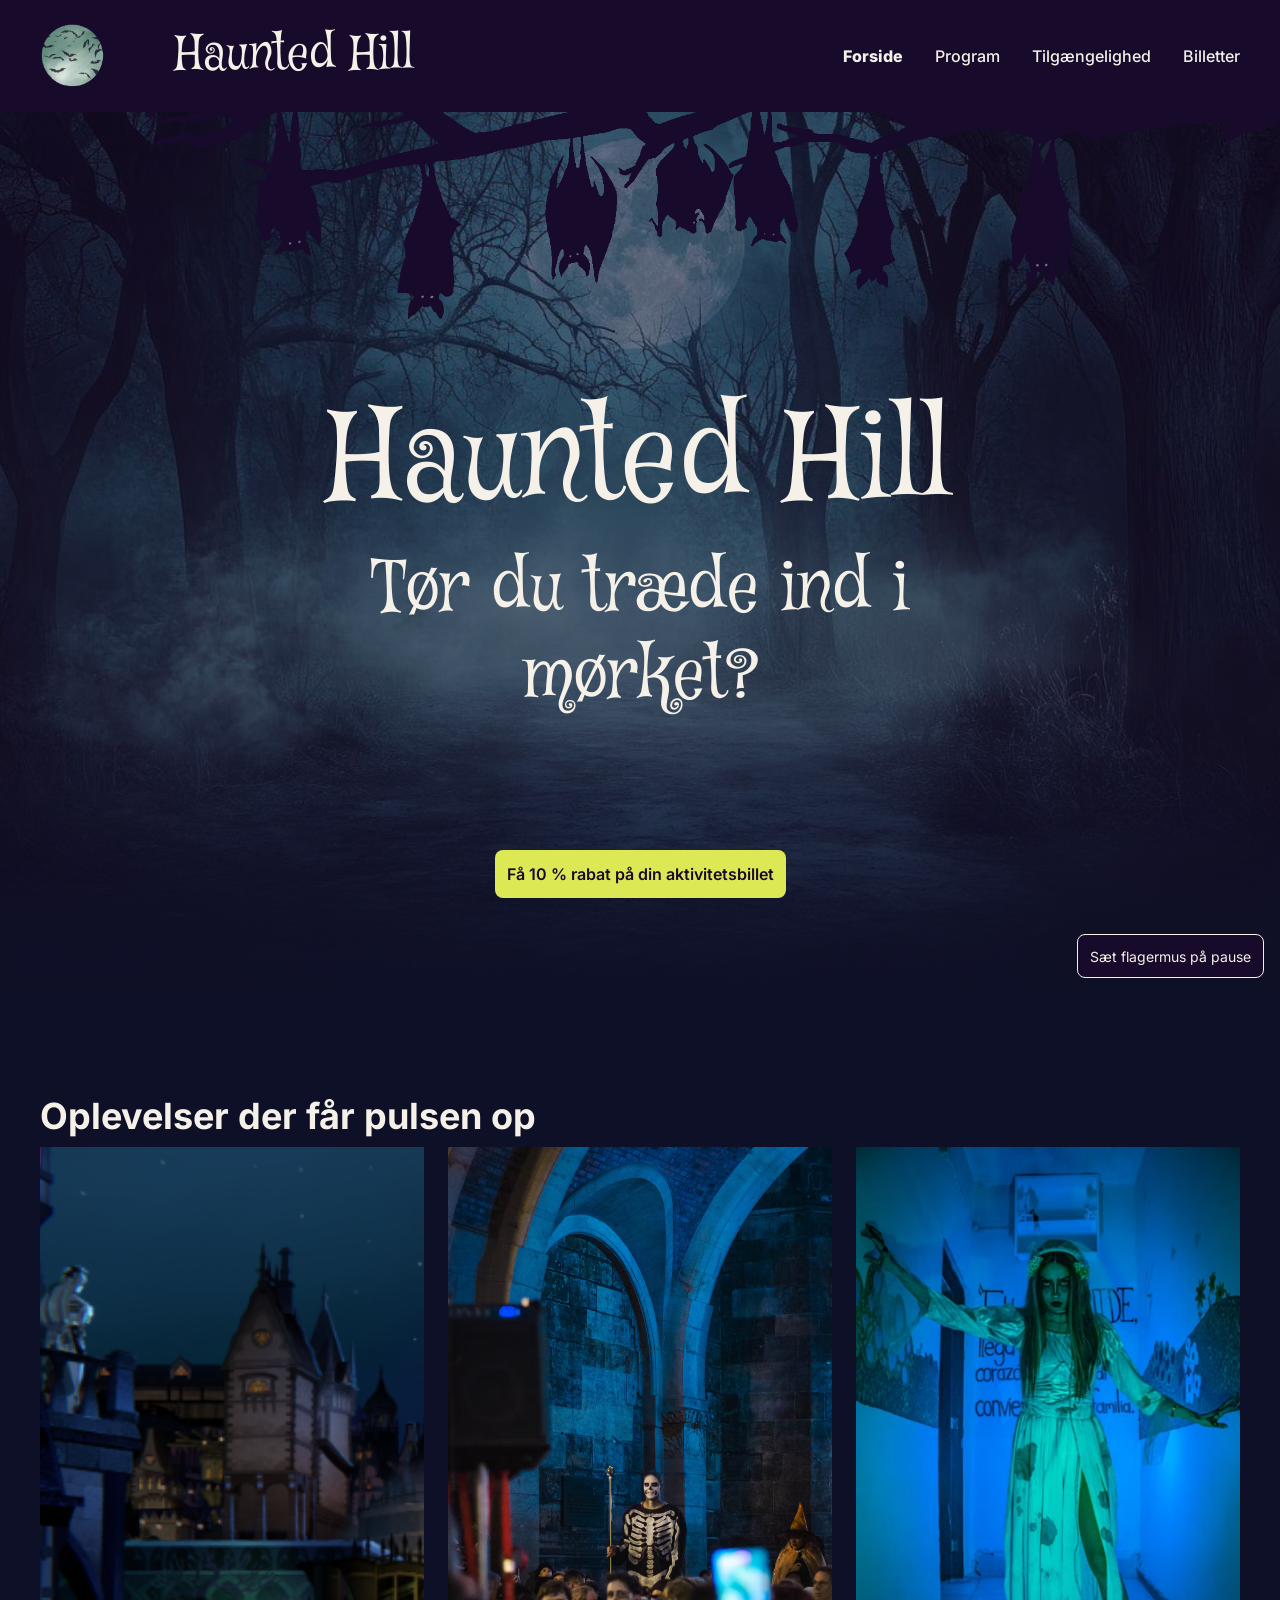
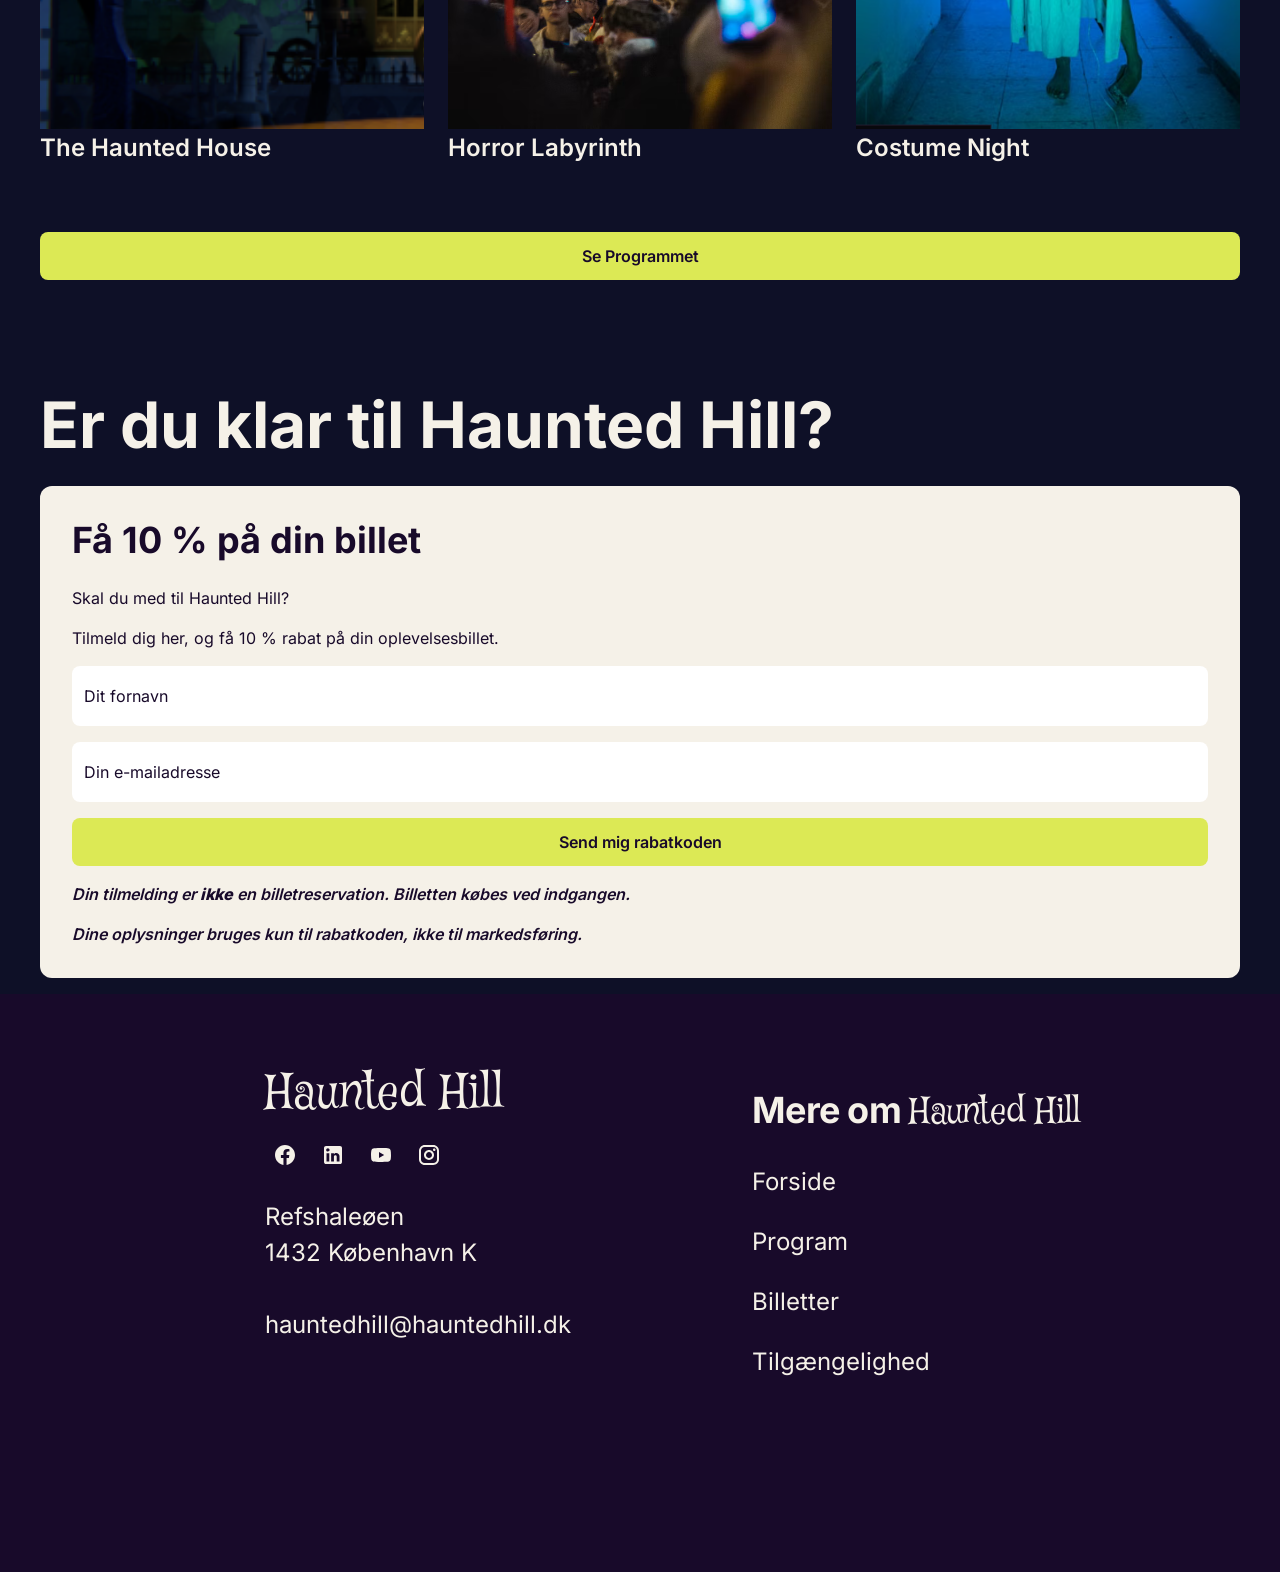
<file: index.html>
<!doctype html>
<html lang="da">
<head>
  <meta charset="utf-8">
  <meta name="viewport" content="width=device-width, initial-scale=1">
  <title>Haunted Hill – Halloweenfestival i København</title>
  <meta name="description" content="Oplev Haunted Hill, en fiktiv Halloweenfestival i København med The Haunted House, Horror Labyrinth og Costume Night. Gratis adgang til festivalområdet.">
  <meta name="theme-color" content="#180A2A">
  <link rel="icon" href="assets/images/logo.png" type="image/png">
  <link rel="stylesheet" href="css/style.css">
  <script src="js/main.js" defer></script>
  <script type="application/ld+json">
    {"@context":"https://schema.org","@type":"WebSite","name":"Haunted Hill","inLanguage":"da","description":"Studieprojekt om en fiktiv Halloweenfestival i København."}
  </script>
</head>
<body>
  <a class="skip-link" href="#indhold">Spring til indhold</a>
  <header class="site-header">
    <div class="header-inner container">
      <a class="brand" href="index.html" aria-label="Haunted Hill – forside">
        <img src="assets/images/logo.png" alt="" width="419" height="416">
        <span>Haunted Hill</span>
      </a>
      <button class="menu-toggle" type="button" aria-expanded="false" aria-controls="hovednavigation" aria-label="Åbn menu" hidden>
        <span class="menu-icon" aria-hidden="true"><span></span><span></span><span></span></span>
        <span class="close-icon" aria-hidden="true">X</span>
      </button>
      <nav id="hovednavigation" class="primary-nav" aria-label="Hovednavigation">
        <ul>
          <li><a href="index.html" aria-current="page">Forside</a></li>
          <li><a href="program.html">Program</a></li>
          <li><a href="tilgaengelighed.html">Tilgængelighed</a></li>
          <li><a href="billetter.html">Billetter</a></li>
        </ul>
      </nav>
    </div>
  </header>
  <main id="indhold" tabindex="-1">
    <section class="hero" aria-labelledby="hero-title">
      <img id="hero-bats-animation" class="hero-bats" src="assets/images/bats-static.png" data-static-src="assets/images/bats-static.png" data-animated-src="assets/images/bats-web.gif" alt="" width="1920" height="517">
      <div class="hero-content container">
        <h1 id="hero-title">Haunted Hill</h1>
        <p>Tør du træde ind i mørket?</p>
        <a class="button" href="#rabat">Få 10 % rabat på din aktivitetsbillet</a>
      </div>
      <button class="motion-toggle" type="button" aria-controls="hero-bats-animation" hidden>Sæt flagermus på pause</button>
    </section>
    <div class="home-content">
      <section class="experiences container" aria-labelledby="experiences-title">
        <h2 id="experiences-title">Oplevelser der får pulsen op</h2>
        <div class="activity-grid">
          <article class="activity">
            <div class="activity-image house-image"><img src="assets/images/haunted-house.png" alt="Et uhyggeligt hus med tårne i mørket" width="597" height="346" loading="lazy"></div>
            <h3>The Haunted House</h3>
          </article>
          <article class="activity">
            <div class="activity-image"><img src="assets/images/labyrinth.png" alt="Gæster ved en blåbelyst buegang med et skelet" width="764" height="1161" loading="lazy"></div>
            <h3>Horror Labyrinth</h3>
          </article>
          <article class="activity">
            <div class="activity-image"><img src="assets/images/costume.png" alt="En gæst i et spøgelsesagtigt kostume i blåt lys" width="436" height="658" loading="lazy"></div>
            <h3>Costume Night</h3>
          </article>
        </div>
        <a class="button program-button" href="program.html">Se Programmet</a>
      </section>
      <section class="signup container" id="rabat" aria-labelledby="signup-title">
        <h2 id="signup-title">Er du klar til Haunted Hill?</h2>
        <div class="signup-card">
          <h3>Få 10 % på din billet</h3>
          <p>Skal du med til Haunted Hill?</p>
          <p>Tilmeld dig her, og få 10 % rabat på din oplevelsesbillet.</p>
          <form aria-label="Rabatregistrering" aria-describedby="privacy-note">
            <fieldset disabled>
              <legend class="sr-only">Rabatregistrering er ikke tilgængelig</legend>
              <label class="sr-only" for="first-name">Dit fornavn</label>
              <input id="first-name" type="text" placeholder="Dit fornavn" autocomplete="off">
              <label class="sr-only" for="email">Din e-mailadresse</label>
              <input id="email" type="email" placeholder="Din e-mailadresse" autocomplete="off">
              <button class="button" type="button">Send mig rabatkoden</button>
            </fieldset>
          </form>
          <p class="form-note reservation-note">Din tilmelding er <strong>ikke</strong> en billetreservation.<br class="mobile-note-break"> Billetten købes ved indgangen.</p>
          <p class="form-note" id="privacy-note">Dine oplysninger bruges kun til<br class="mobile-note-break"> rabatkoden, ikke til markedsføring.</p>
        </div>
      </section>
    </div>
  </main>
  <footer class="site-footer">
    <div class="footer-inner">
      <div>
        <a class="footer-brand" href="index.html">Haunted Hill</a>
        <ul class="social-icons" aria-label="Sociale medier – illustrationer uden aktive profiler">
          <li><img src="assets/images/facebook.svg" alt="Facebook" width="24" height="24"></li>
          <li><img src="assets/images/linkedin.svg" alt="LinkedIn" width="24" height="24"></li>
          <li><img src="assets/images/youtube.svg" alt="YouTube" width="24" height="24"></li>
          <li><img src="assets/images/instagram.svg" alt="Instagram" width="24" height="24"></li>
        </ul>
        <address>Refshaleøen<br>1432 København K<br><br><span>hauntedhill@hauntedhill.dk</span></address>
      </div>
      <nav class="footer-nav" aria-label="Navigation i sidefod">
        <h2>Mere om <span>Haunted Hill</span></h2>
        <ul>
          <li><a href="index.html" aria-current="page">Forside</a></li>
          <li><a href="program.html">Program</a></li>
          <li><a href="billetter.html">Billetter</a></li>
          <li><a href="tilgaengelighed.html">Tilgængelighed</a></li>
        </ul>
      </nav>
    </div>
  </footer>
</body>
</html>
</file>
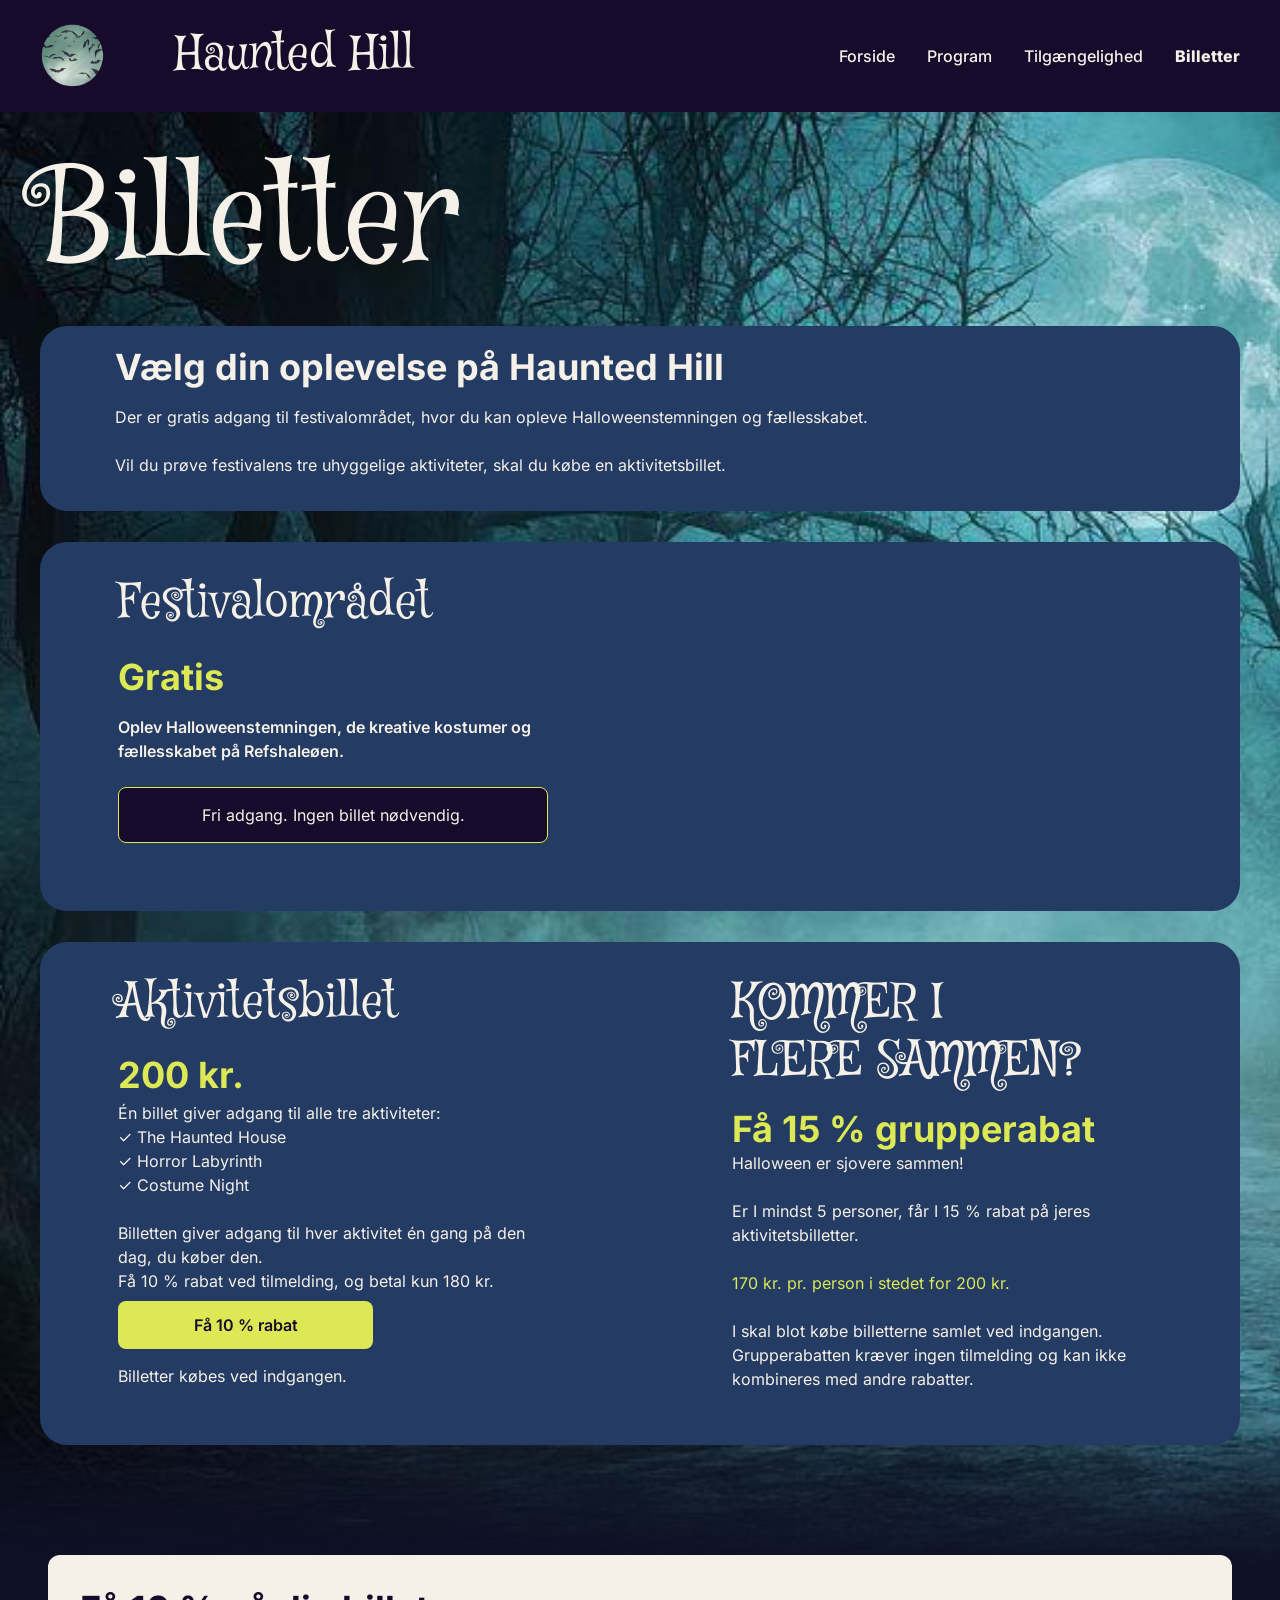
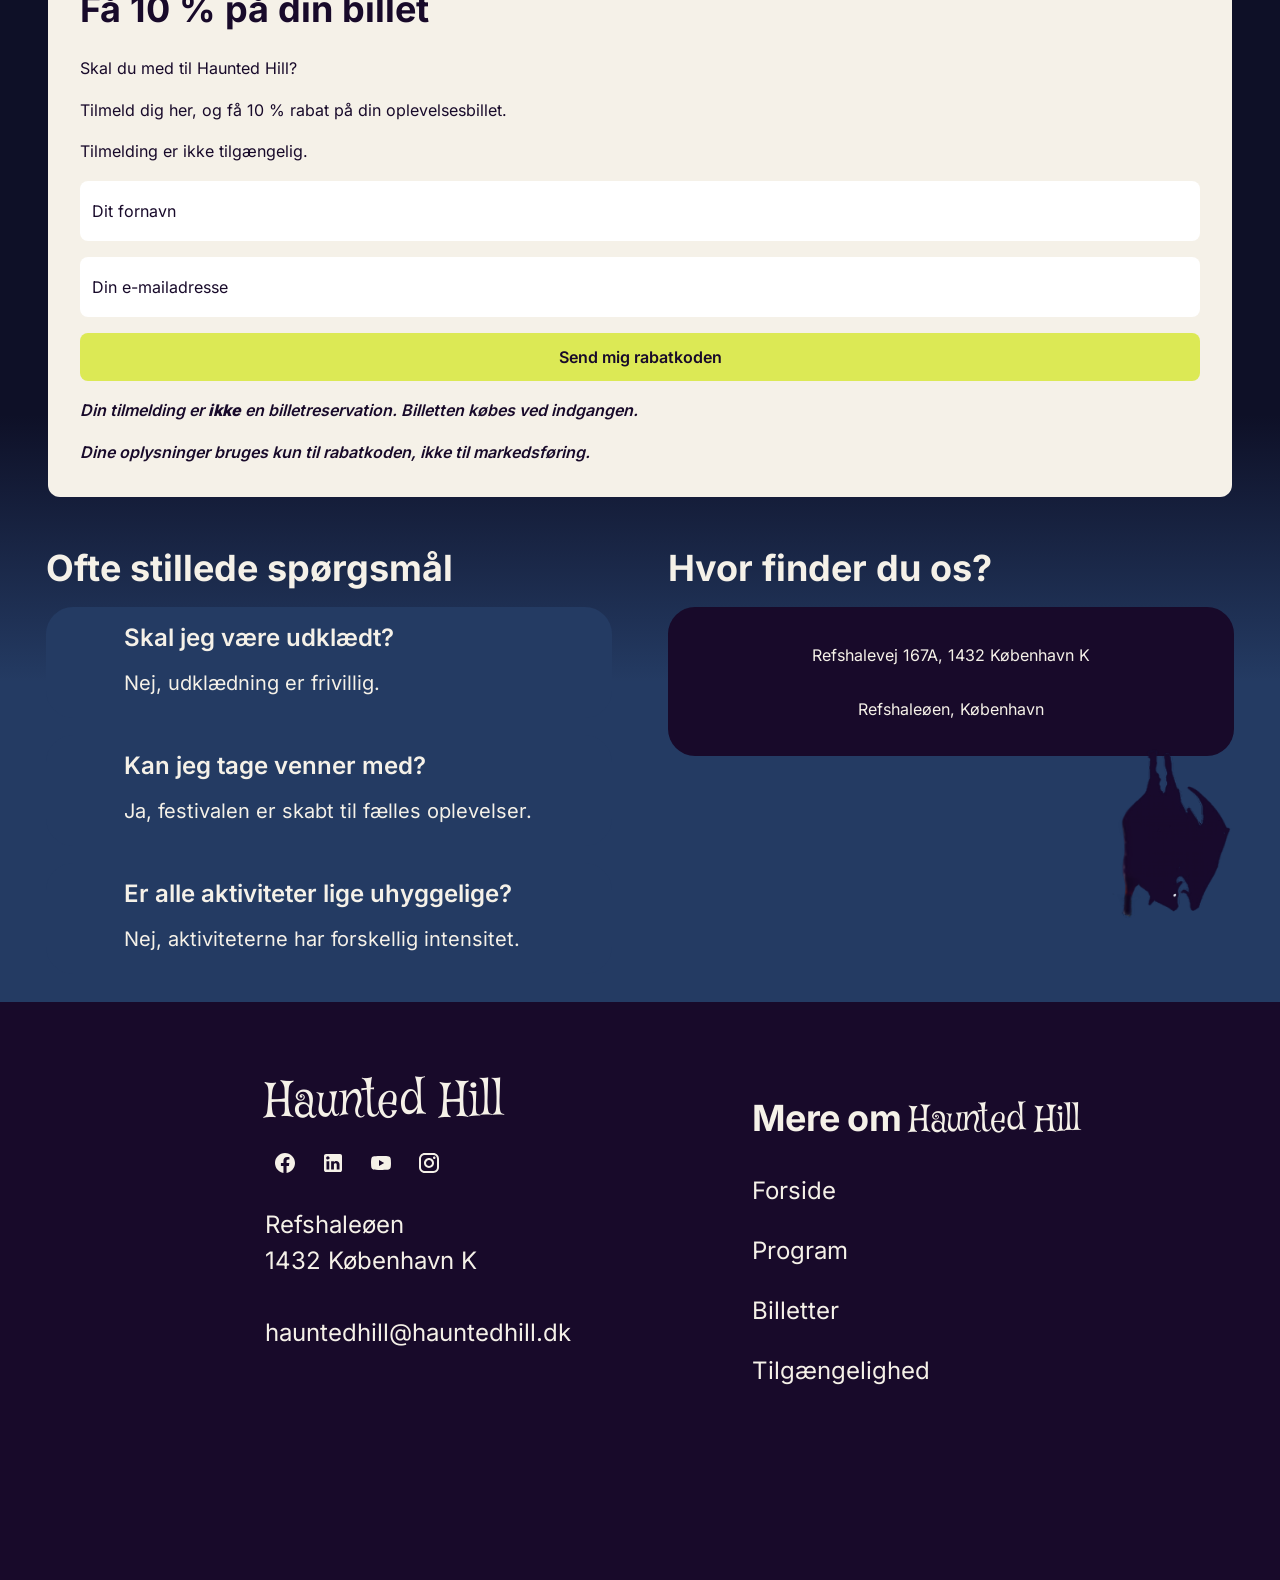
<file: billetter.html>
<!doctype html>
<html lang="da">
<head>
  <meta charset="utf-8">
  <meta name="viewport" content="width=device-width, initial-scale=1">
  <title>Billetter – Haunted Hill</title>
  <meta name="description" content="Gratis adgang til festivalområdet. Aktivitetsbillet: 200 kr. Registreringsrabat: 10 %. Grupper på mindst fem får 15 % rabat. Rabatter kan ikke kombineres.">
  <meta name="theme-color" content="#180A2A">
  <link rel="icon" href="assets/images/logo.png" type="image/png">
  <link rel="stylesheet" href="css/style.css">
  <link rel="stylesheet" href="css/pages.css">
  <script src="js/main.js" defer></script>
  <script type="application/ld+json">
    {"@context":"https://schema.org","@type":"WebPage","name":"Billetter – Haunted Hill","inLanguage":"da","description":"Gratis adgang til festivalområdet. Aktivitetsbillet: 200 kr. Registreringsrabat: 10 %. Grupper på mindst fem får 15 % rabat. Rabatter kan ikke kombineres."}
  </script>
</head>
<body class="ticket-page">
  <a class="skip-link" href="#indhold">Spring til indhold</a>
  <header class="site-header">
    <div class="header-inner container">
      <a class="brand" href="index.html" aria-label="Haunted Hill – forside">
        <img src="assets/images/logo.png" alt="" width="419" height="416">
        <span>Haunted Hill</span>
      </a>
      <button class="menu-toggle" type="button" aria-expanded="false" aria-controls="hovednavigation" aria-label="Åbn menu" hidden>
        <span class="menu-icon" aria-hidden="true"><span></span><span></span><span></span></span>
        <span class="close-icon" aria-hidden="true">X</span>
      </button>
      <nav id="hovednavigation" class="primary-nav" aria-label="Hovednavigation">
        <ul>
          <li><a href="index.html">Forside</a></li>
          <li><a href="program.html">Program</a></li>
          <li><a href="tilgaengelighed.html">Tilgængelighed</a></li>
          <li><a href="billetter.html" aria-current="page">Billetter</a></li>
        </ul>
      </nav>
    </div>
  </header>
  <main id="indhold" tabindex="-1">
    <div class="ticket-content">
      <div class="container">
        <h1 class="page-title">Billetter</h1>
        <section class="ticket-intro" aria-labelledby="ticket-intro-title">
          <h2 id="ticket-intro-title">Vælg din oplevelse på Haunted Hill</h2>
          <p>Der er gratis adgang til festivalområdet, hvor du kan opleve Halloweenstemningen og fællesskabet.</p>
          <p>Vil du prøve festivalens tre uhyggelige aktiviteter, skal du købe en aktivitetsbillet.</p>
        </section>
        <section class="ticket-free ticket-panel" aria-labelledby="ticket-free-title">
          <h2 id="ticket-free-title">Festivalområdet</h2>
          <p class="ticket-price">Gratis</p>
          <p>Oplev Halloweenstemningen, de kreative kostumer og fællesskabet på Refshaleøen.</p>
          <p class="free-admission">Fri adgang. Ingen billet nødvendig.</p>
        </section>
        <div class="ticket-paid ticket-panel">
          <section class="individual-ticket" aria-labelledby="individual-title">
            <h2 id="individual-title">Aktivitetsbillet</h2>
            <p class="ticket-price">200 kr.</p>
            <p>Én billet giver adgang til alle tre aktiviteter:</p>
            <ul class="included-activities"><li>✓ The Haunted House</li><li>✓ Horror Labyrinth</li><li>✓ Costume Night</li></ul>
            <p>Billetten giver adgang til hver aktivitet én gang på den dag, du køber den.</p>
            <p>Få 10 % rabat ved tilmelding, og betal kun 180 kr.</p>
            <a class="button" href="#rabat">Få 10 % rabat</a>
            <p class="entrance-note">Billetter købes ved indgangen.</p>
          </section>
          <section class="group-ticket" aria-labelledby="group-title">
            <h2 id="group-title">KOMMER I<br> FLERE SAMMEN?</h2>
            <h3>Få 15 % grupperabat</h3>
            <p>Halloween er sjovere sammen!</p>
            <p>Er I mindst 5 personer, får I 15 % rabat på jeres aktivitetsbilletter.</p>
            <p class="group-price">170 kr. pr. person i stedet for 200 kr.</p>
            <p>I skal blot købe billetterne samlet ved indgangen. Grupperabatten kræver ingen tilmelding og kan ikke kombineres med andre rabatter.</p>
          </section>
        </div>
        <section class="ticket-signup" id="rabat" aria-label="Få 10 % på din billet">
        <div class="signup-card">
          <h2>Få 10 % på din billet</h2>
          <p>Skal du med til Haunted Hill?</p>
          <p>Tilmeld dig her, og få 10 % rabat på din oplevelsesbillet.</p>
          <p id="registration-status">Tilmelding er ikke tilgængelig.</p>
          <form aria-label="Rabatregistrering" aria-describedby="registration-status privacy-note">
            <fieldset disabled>
              <legend class="sr-only">Rabatregistrering er ikke tilgængelig</legend>
              <label class="sr-only" for="first-name">Dit fornavn</label>
              <input id="first-name" type="text" placeholder="Dit fornavn" autocomplete="off">
              <label class="sr-only" for="email">Din e-mailadresse</label>
              <input id="email" type="email" placeholder="Din e-mailadresse" autocomplete="off">
              <button class="button" type="button">Send mig rabatkoden</button>
            </fieldset>
          </form>
          <p class="form-note reservation-note">Din tilmelding er <strong>ikke</strong> en billetreservation.<br class="mobile-note-break"> Billetten købes ved indgangen.</p>
          <p class="form-note" id="privacy-note">Dine oplysninger bruges kun til<br class="mobile-note-break"> rabatkoden, ikke til markedsføring.</p>
        </div>
        </section>
        <div class="ticket-practical">
          <section class="ticket-faq" aria-labelledby="faq-title">
            <h2 id="faq-title">Ofte stillede spørgsmål</h2>
            <div class="faq-item"><h3>Skal jeg være udklædt?</h3><p>Nej, udklædning er frivillig.</p></div>
            <div class="faq-item"><h3>Kan jeg tage venner med?</h3><p>Ja, festivalen er skabt til fælles oplevelser.</p></div>
            <div class="faq-item"><h3>Er alle aktiviteter lige uhyggelige?</h3><p>Nej, aktiviteterne har forskellig intensitet.</p></div>
          </section>
          <section class="ticket-location" aria-labelledby="location-title">
            <h2 id="location-title">Hvor finder du os?</h2>
            <div class="location-address"><p>Refshalevej 167A, 1432 København K</p><p>Refshaleøen, København</p></div>
            <img class="page-bat location-bat" src="assets/images/bat-3.png" alt="" width="302" height="422">
          </section>
        </div>
      </div>
    </div>
  </main>
  <footer class="site-footer">
    <div class="footer-inner">
      <div>
        <a class="footer-brand" href="index.html">Haunted Hill</a>
        <ul class="social-icons" aria-label="Sociale medier – illustrationer uden aktive profiler">
          <li><img src="assets/images/facebook.svg" alt="Facebook" width="24" height="24"></li>
          <li><img src="assets/images/linkedin.svg" alt="LinkedIn" width="24" height="24"></li>
          <li><img src="assets/images/youtube.svg" alt="YouTube" width="24" height="24"></li>
          <li><img src="assets/images/instagram.svg" alt="Instagram" width="24" height="24"></li>
        </ul>
        <address id="kontakt" tabindex="-1">Refshaleøen<br>1432 København K<br><br><span>hauntedhill@hauntedhill.dk</span></address>
      </div>
      <nav class="footer-nav" aria-label="Navigation i sidefod">
        <h2>Mere om <span>Haunted Hill</span></h2>
        <ul>
          <li><a href="index.html">Forside</a></li>
          <li><a href="program.html">Program</a></li>
          <li><a href="billetter.html" aria-current="page">Billetter</a></li>
          <li><a href="tilgaengelighed.html">Tilgængelighed</a></li>
        </ul>
      </nav>
    </div>
  </footer>
</body>
</html>
</file>
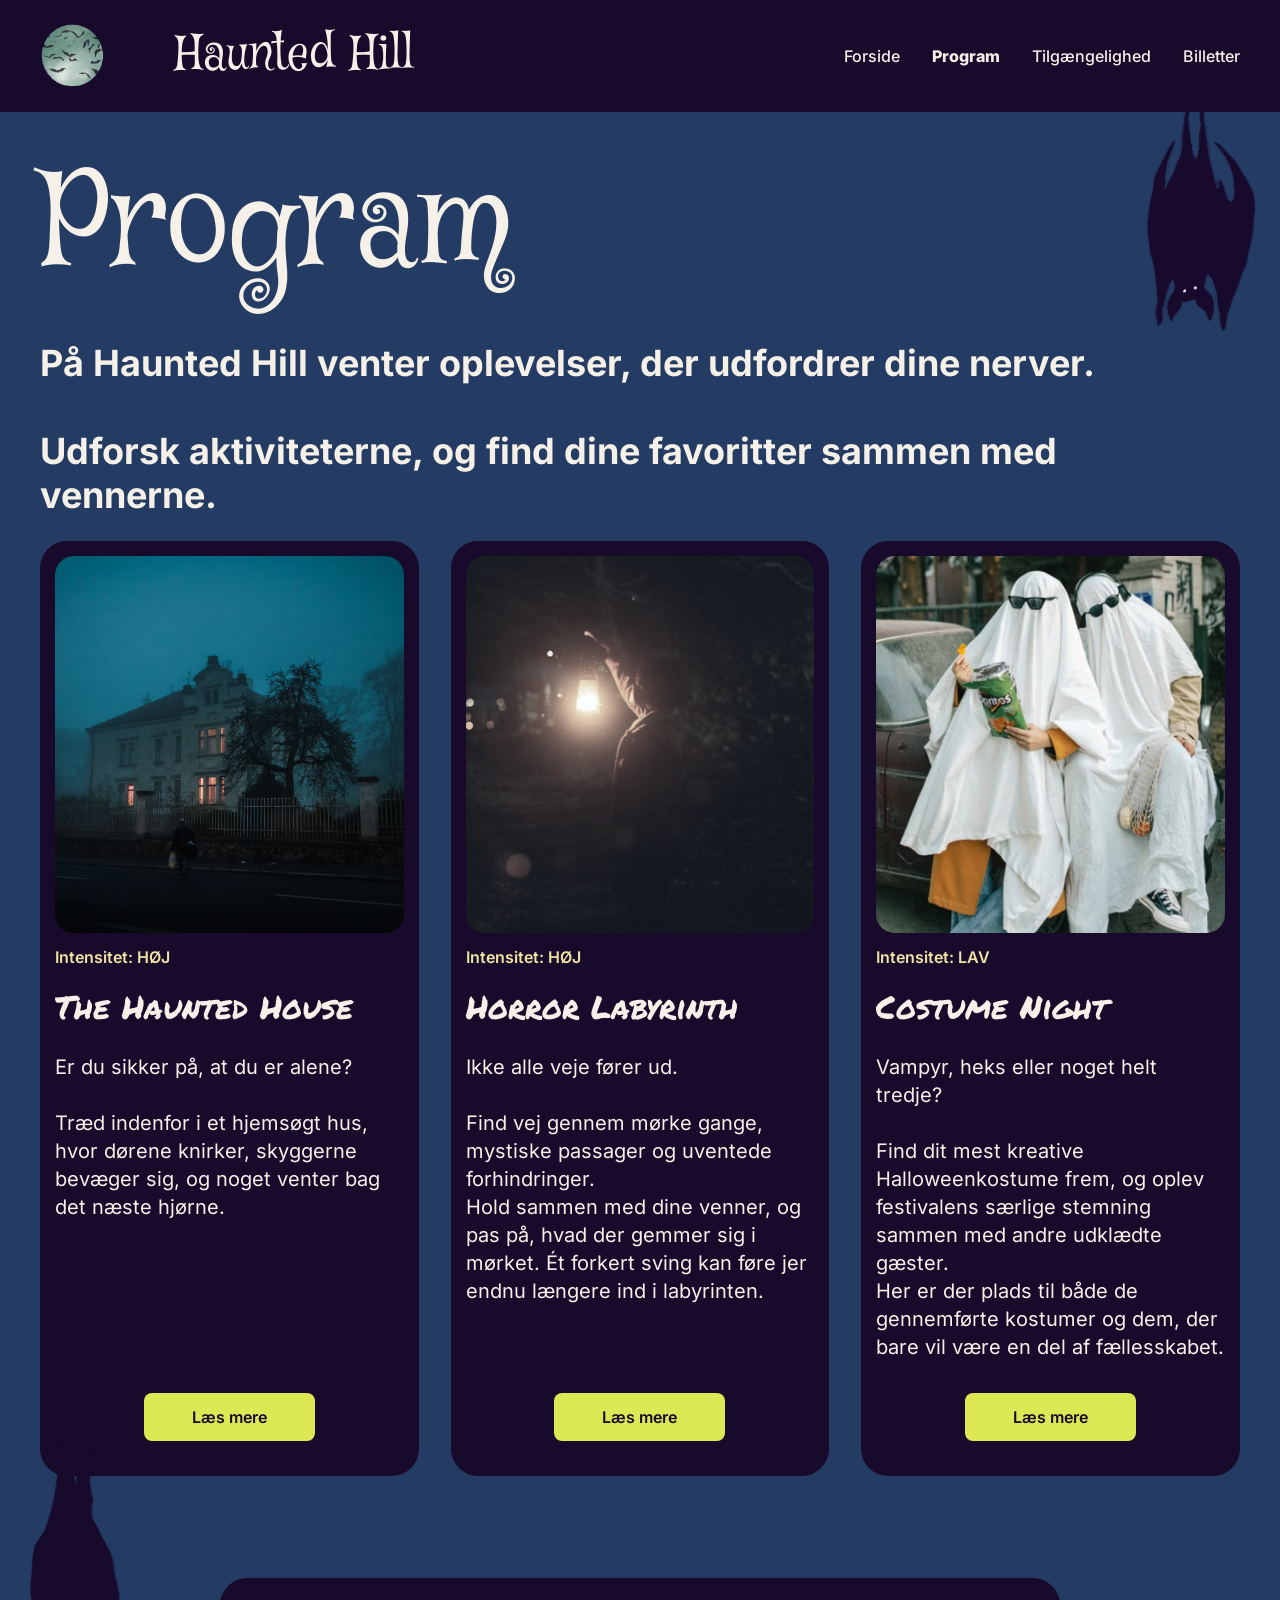
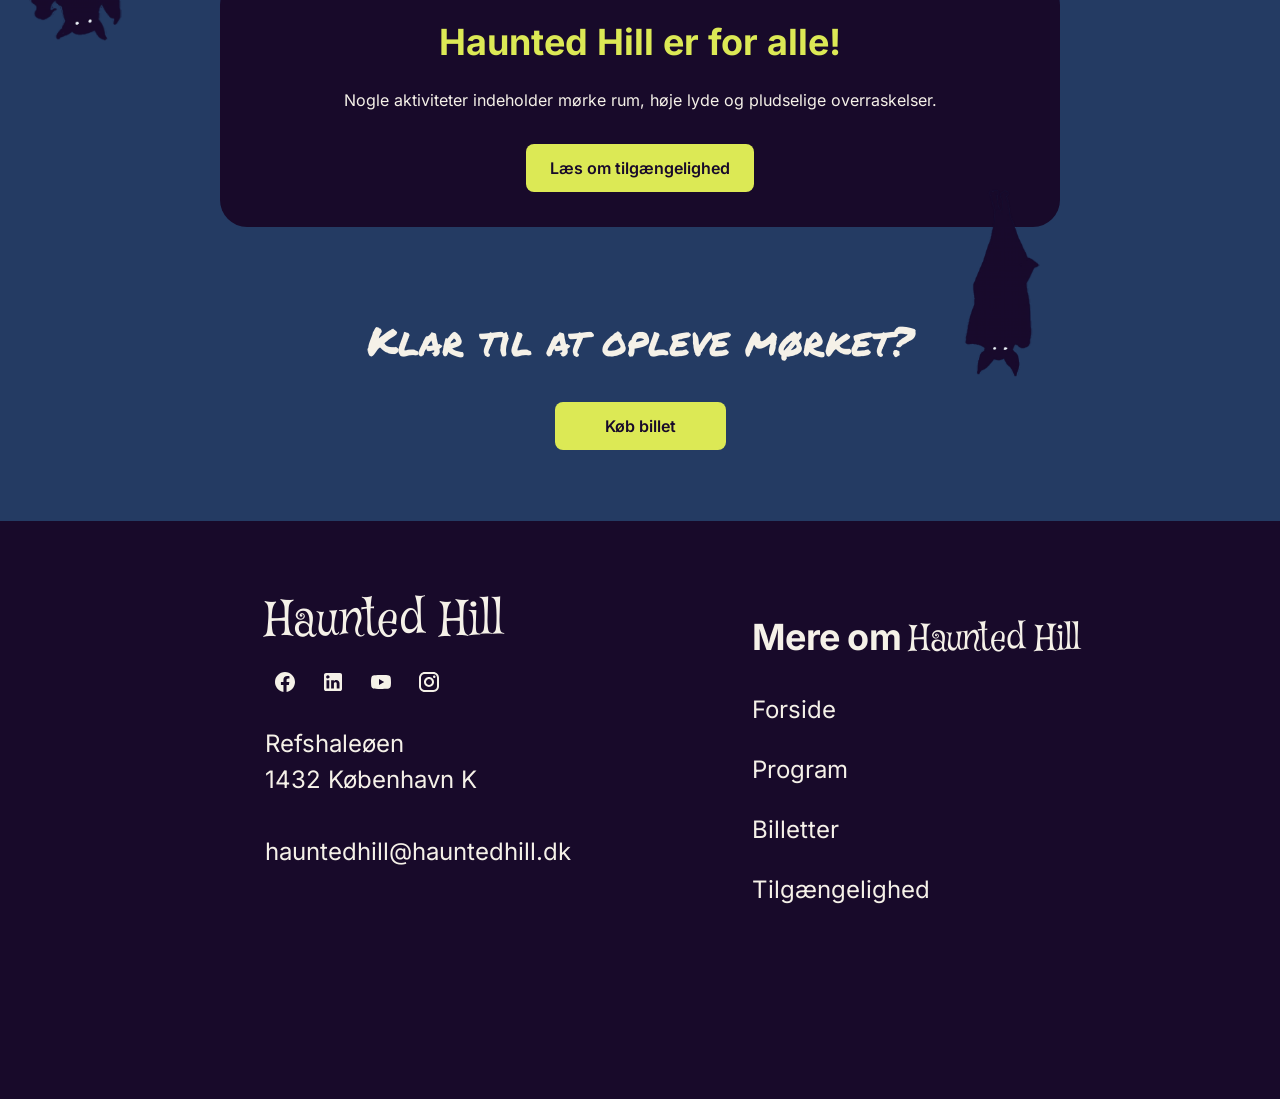
<file: program.html>
<!doctype html>
<html lang="da">
<head>
  <meta charset="utf-8">
  <meta name="viewport" content="width=device-width, initial-scale=1">
  <title>Program – Haunted Hill</title>
  <meta name="description" content="Udforsk The Haunted House, Horror Labyrinth og Costume Night på Haunted Hill. Læs om aktiviteterne og deres intensitet.">
  <meta name="theme-color" content="#180A2A">
  <link rel="icon" href="assets/images/logo.png" type="image/png">
  <link rel="stylesheet" href="css/style.css">
  <link rel="stylesheet" href="css/pages.css">
  <script src="js/main.js" defer></script>
  <script type="application/ld+json">
    {"@context":"https://schema.org","@type":"WebPage","name":"Program – Haunted Hill","inLanguage":"da","description":"Udforsk The Haunted House, Horror Labyrinth og Costume Night på Haunted Hill. Læs om aktiviteterne og deres intensitet."}
  </script>
</head>
<body class="program-page">
  <a class="skip-link" href="#indhold">Spring til indhold</a>
  <header class="site-header">
    <div class="header-inner container">
      <a class="brand" href="index.html" aria-label="Haunted Hill – forside">
        <img src="assets/images/logo.png" alt="" width="419" height="416">
        <span>Haunted Hill</span>
      </a>
      <button class="menu-toggle" type="button" aria-expanded="false" aria-controls="hovednavigation" aria-label="Åbn menu" hidden>
        <span class="menu-icon" aria-hidden="true"><span></span><span></span><span></span></span>
        <span class="close-icon" aria-hidden="true">X</span>
      </button>
      <nav id="hovednavigation" class="primary-nav" aria-label="Hovednavigation">
        <ul>
          <li><a href="index.html">Forside</a></li>
          <li><a href="program.html" aria-current="page">Program</a></li>
          <li><a href="tilgaengelighed.html">Tilgængelighed</a></li>
          <li><a href="billetter.html">Billetter</a></li>
        </ul>
      </nav>
    </div>
  </header>
  <main id="indhold" tabindex="-1">
    <div class="program-content container">
      <h1 class="page-title">Program</h1>
      <div class="program-intro">
        <p>På Haunted Hill venter oplevelser, der udfordrer dine nerver.</p>
        <p>Udforsk aktiviteterne, og find dine favoritter sammen med vennerne.</p>
      </div>
      <img class="page-bat program-bat-top" src="assets/images/bat-1.png" alt="" width="253" height="530">
      <div class="program-grid">
        <article class="program-card" id="the-haunted-house" aria-labelledby="the-haunted-house-title">
          <div class="program-image "><img src="assets/images/program-house.png" alt="Et mørkt, hjemsøgt hus under en blågrøn himmel" width="1059" height="690"></div>
          <p class="intensity">Intensitet: HØJ</p>
          <h2 id="the-haunted-house-title">The Haunted House</h2>
          <div class="program-description"><p class="teaser">Er du sikker på, at du er alene?</p><p>Træd indenfor i et hjemsøgt hus, hvor dørene knirker, skyggerne bevæger sig, og noget venter bag det næste hjørne.</p></div>
          <button class="button" type="button" disabled aria-label="Læs mere om The Haunted House – ikke tilgængelig">Læs mere</button>
        </article>
        <article class="program-card" id="horror-labyrinth" aria-labelledby="horror-labyrinth-title">
          <div class="program-image "><picture><source media="(max-width: 63.99rem)" srcset="assets/images/program-labyrinth-mobile.png"><img src="assets/images/program-labyrinth.png" alt="En person med en lygte i en mørk passage" width="471" height="646"></picture></div>
          <p class="intensity">Intensitet: HØJ</p>
          <h2 id="horror-labyrinth-title">Horror Labyrinth</h2>
          <div class="program-description"><p class="teaser">Ikke alle veje fører ud.</p><p>Find vej gennem mørke gange, mystiske passager og uventede forhindringer.</p><p>Hold sammen med dine venner, og pas på, hvad der gemmer sig i mørket. Ét forkert sving kan føre jer endnu længere ind i labyrinten.</p></div>
          <button class="button" type="button" disabled aria-label="Læs mere om Horror Labyrinth – ikke tilgængelig">Læs mere</button>
        </article>
        <article class="program-card" id="costume-night" aria-labelledby="costume-night-title">
          <div class="program-image ghost-image"><img src="assets/images/program-costume.png" alt="Tre gæster klædt ud som spøgelser" width="435" height="650"></div>
          <p class="intensity">Intensitet: LAV</p>
          <h2 id="costume-night-title">Costume Night</h2>
          <div class="program-description"><p class="teaser">Vampyr, heks eller noget helt tredje?</p><p>Find dit mest kreative Halloweenkostume frem, og oplev festivalens særlige stemning sammen med andre udklædte gæster.</p><p>Her er der plads til både de gennemførte kostumer og dem, der bare vil være en del af fællesskabet.</p></div>
          <button class="button" type="button" disabled aria-label="Læs mere om Costume Night – ikke tilgængelig">Læs mere</button>
        </article>
      </div>
      <img class="page-bat program-bat-left" src="assets/images/bat-5.png" alt="" width="231" height="557">
      <section class="program-access" aria-labelledby="program-access-title">
        <h2 id="program-access-title">Haunted Hill er for alle!</h2>
        <p>Nogle aktiviteter indeholder mørke rum, høje lyde og pludselige overraskelser.</p>
        <a class="button" href="tilgaengelighed.html">Læs om tilgængelighed</a>
      </section>
      <img class="page-bat program-bat-bottom" src="assets/images/bat-2.png" alt="" width="226" height="560">
      <section class="program-ticket" aria-labelledby="program-ticket-title">
        <h2 id="program-ticket-title">Klar til at opleve mørket?</h2>
        <a class="button" href="billetter.html">Køb billet</a>
      </section>
    </div>
  </main>
  <footer class="site-footer">
    <div class="footer-inner">
      <div>
        <a class="footer-brand" href="index.html">Haunted Hill</a>
        <ul class="social-icons" aria-label="Sociale medier – illustrationer uden aktive profiler">
          <li><img src="assets/images/facebook.svg" alt="Facebook" width="24" height="24"></li>
          <li><img src="assets/images/linkedin.svg" alt="LinkedIn" width="24" height="24"></li>
          <li><img src="assets/images/youtube.svg" alt="YouTube" width="24" height="24"></li>
          <li><img src="assets/images/instagram.svg" alt="Instagram" width="24" height="24"></li>
        </ul>
        <address id="kontakt" tabindex="-1">Refshaleøen<br>1432 København K<br><br><span>hauntedhill@hauntedhill.dk</span></address>
      </div>
      <nav class="footer-nav" aria-label="Navigation i sidefod">
        <h2>Mere om <span>Haunted Hill</span></h2>
        <ul>
          <li><a href="index.html">Forside</a></li>
          <li><a href="program.html" aria-current="page">Program</a></li>
          <li><a href="billetter.html">Billetter</a></li>
          <li><a href="tilgaengelighed.html">Tilgængelighed</a></li>
        </ul>
      </nav>
    </div>
  </footer>
</body>
</html>
</file>
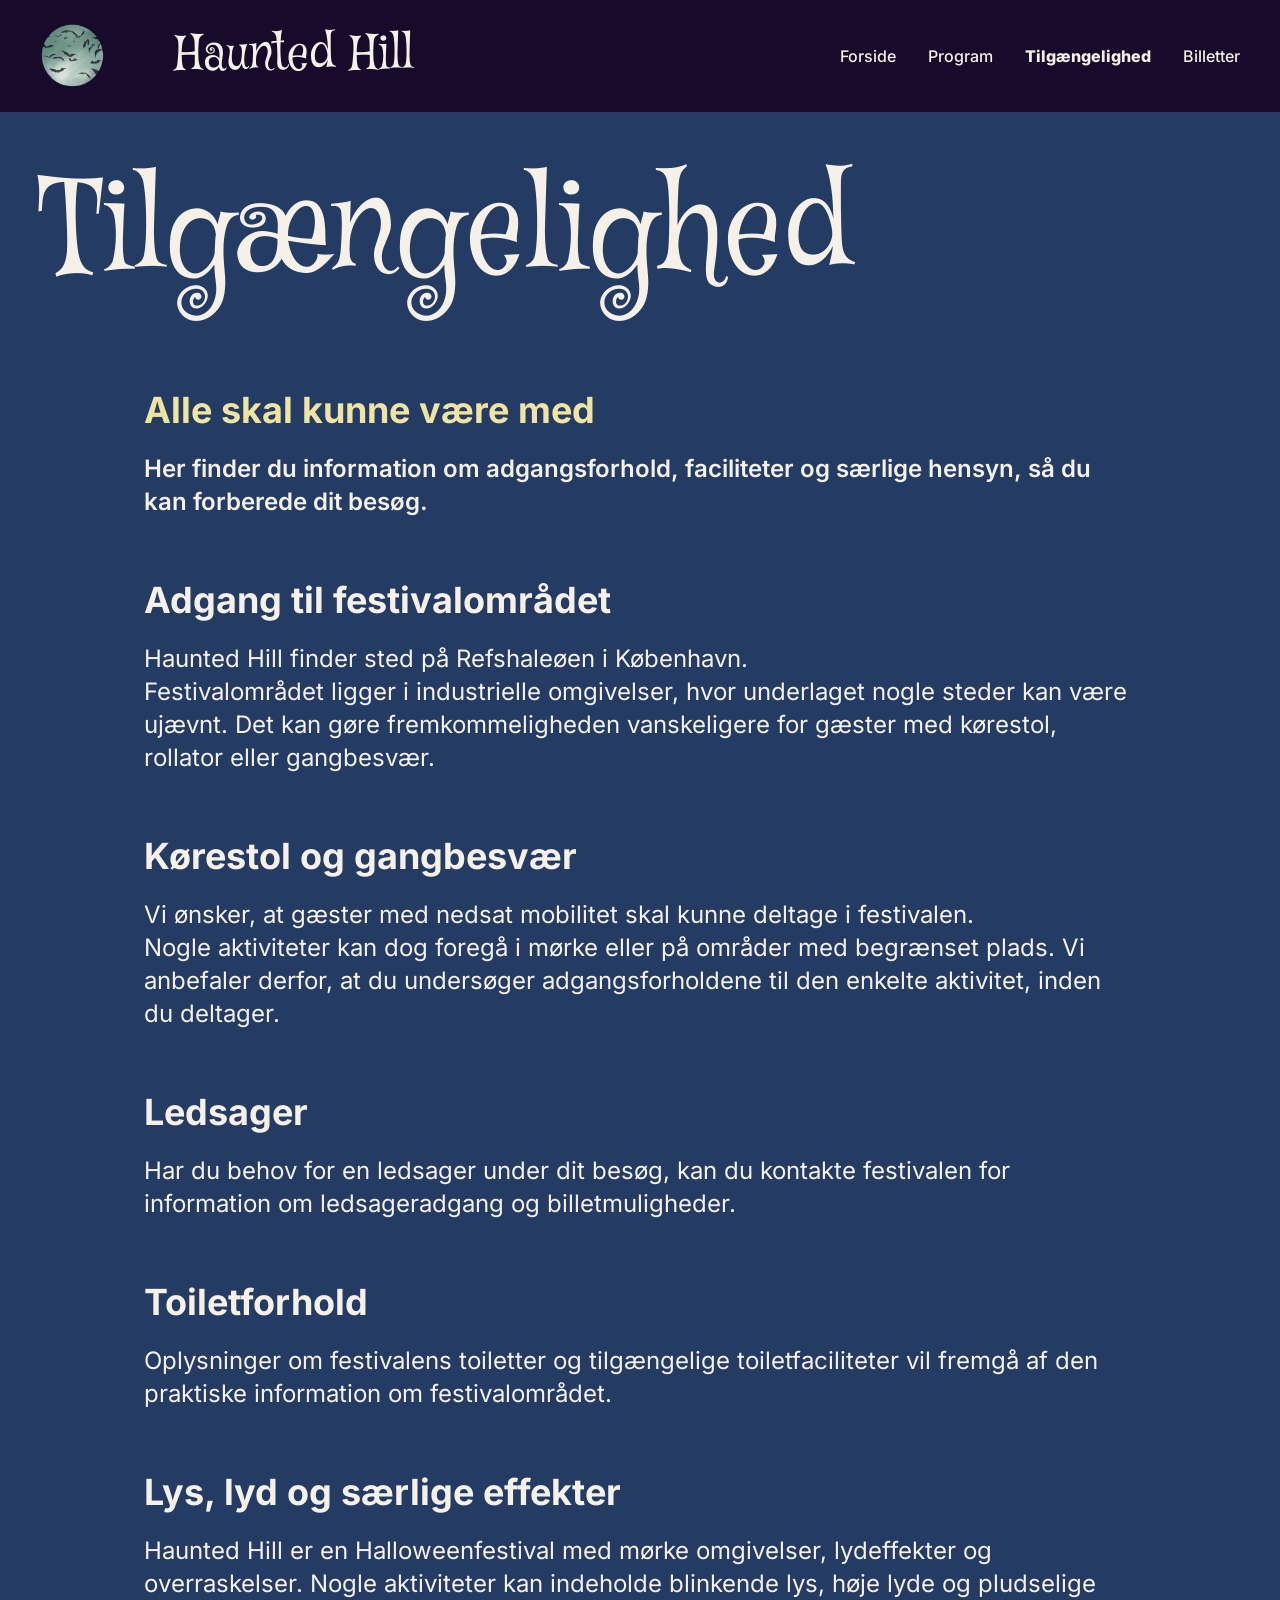
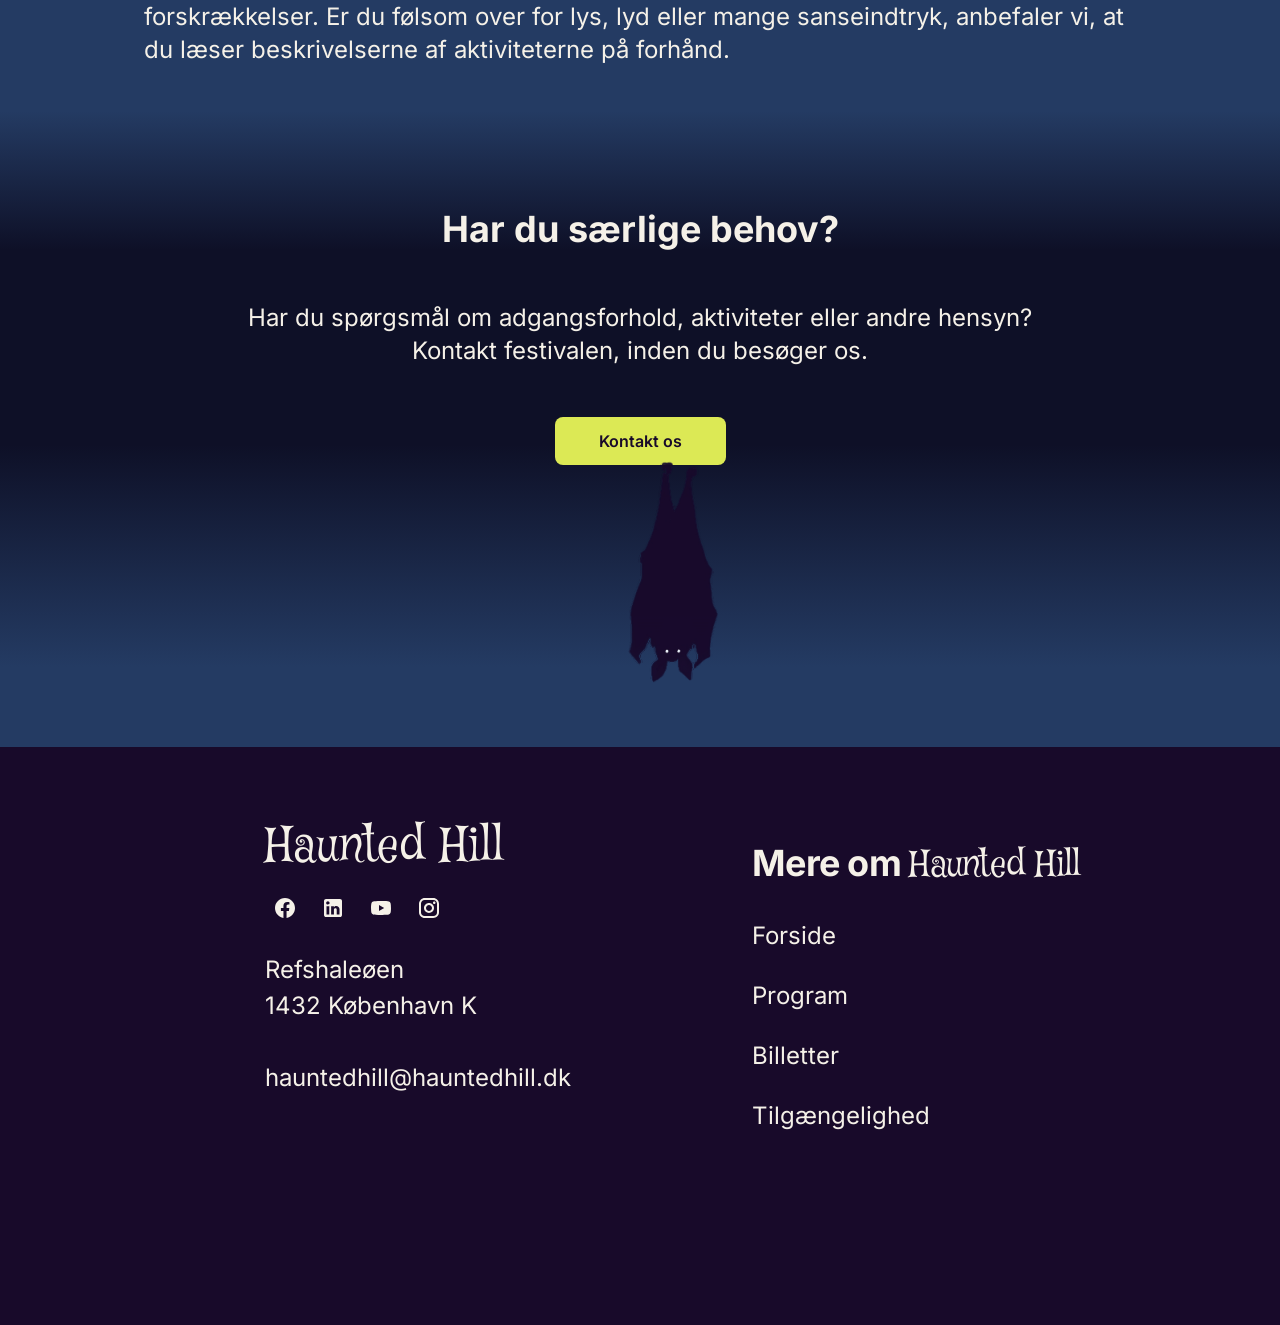
<file: tilgaengelighed.html>
<!doctype html>
<html lang="da">
<head>
  <meta charset="utf-8">
  <meta name="viewport" content="width=device-width, initial-scale=1">
  <title>Tilgængelighed – Haunted Hill</title>
  <meta name="description" content="Find information om adgangsforhold, kørestol, ledsager, toiletter og lys- og lydeffekter på Haunted Hill.">
  <meta name="theme-color" content="#180A2A">
  <link rel="icon" href="assets/images/logo.png" type="image/png">
  <link rel="stylesheet" href="css/style.css">
  <link rel="stylesheet" href="css/pages.css">
  <script src="js/main.js" defer></script>
  <script type="application/ld+json">
    {"@context":"https://schema.org","@type":"WebPage","name":"Tilgængelighed – Haunted Hill","inLanguage":"da","description":"Find information om adgangsforhold, kørestol, ledsager, toiletter og lys- og lydeffekter på Haunted Hill."}
  </script>
</head>
<body class="access-page">
  <a class="skip-link" href="#indhold">Spring til indhold</a>
  <header class="site-header">
    <div class="header-inner container">
      <a class="brand" href="index.html" aria-label="Haunted Hill – forside">
        <img src="assets/images/logo.png" alt="" width="419" height="416">
        <span>Haunted Hill</span>
      </a>
      <button class="menu-toggle" type="button" aria-expanded="false" aria-controls="hovednavigation" aria-label="Åbn menu" hidden>
        <span class="menu-icon" aria-hidden="true"><span></span><span></span><span></span></span>
        <span class="close-icon" aria-hidden="true">X</span>
      </button>
      <nav id="hovednavigation" class="primary-nav" aria-label="Hovednavigation">
        <ul>
          <li><a href="index.html">Forside</a></li>
          <li><a href="program.html">Program</a></li>
          <li><a href="tilgaengelighed.html" aria-current="page">Tilgængelighed</a></li>
          <li><a href="billetter.html">Billetter</a></li>
        </ul>
      </nav>
    </div>
  </header>
  <main id="indhold" tabindex="-1">
    <div class="access-content">
      <h1 class="page-title container">Tilgængelighed</h1>
      <div class="access-information">
        <section class="access-intro" aria-labelledby="access-intro-title">
          <h2 id="access-intro-title">Alle skal kunne være med</h2>
          <p>Her finder du information om adgangsforhold, faciliteter og særlige hensyn, så du kan forberede dit besøg.</p>
        </section>
        <section class="access-section" id="adgang" aria-labelledby="adgang-title"><h2 id="adgang-title">Adgang til festivalområdet</h2><p>Haunted Hill finder sted på Refshaleøen i København.</p><p>Festivalområdet ligger i industrielle omgivelser, hvor underlaget nogle steder kan være ujævnt. Det kan gøre fremkommeligheden vanskeligere for gæster med kørestol, rollator eller gangbesvær.</p></section>
        <section class="access-section" id="mobilitet" aria-labelledby="mobilitet-title"><h2 id="mobilitet-title">Kørestol og gangbesvær</h2><p>Vi ønsker, at gæster med nedsat mobilitet skal kunne deltage i festivalen.</p><p>Nogle aktiviteter kan dog foregå i mørke eller på områder med begrænset plads. Vi anbefaler derfor, at du undersøger adgangsforholdene til den enkelte aktivitet, inden du deltager.</p></section>
        <section class="access-section" id="ledsager" aria-labelledby="ledsager-title"><h2 id="ledsager-title">Ledsager</h2><p>Har du behov for en ledsager under dit besøg, kan du kontakte festivalen for information om ledsageradgang og billetmuligheder.</p></section>
        <section class="access-section" id="toiletter" aria-labelledby="toiletter-title"><h2 id="toiletter-title">Toiletforhold</h2><p>Oplysninger om festivalens toiletter og tilgængelige toiletfaciliteter vil fremgå af den praktiske information om festivalområdet.</p></section>
        <section class="access-section" id="effekter" aria-labelledby="effekter-title"><h2 id="effekter-title">Lys, lyd og særlige effekter</h2><p>Haunted Hill er en Halloweenfestival med mørke omgivelser, lydeffekter og overraskelser. Nogle aktiviteter kan indeholde blinkende lys, høje lyde og pludselige forskrækkelser. Er du følsom over for lys, lyd eller mange sanseindtryk, anbefaler vi, at du læser beskrivelserne af aktiviteterne på forhånd.</p></section>
      </div>
      <section class="access-contact" aria-labelledby="contact-title">
        <div class="access-contact-inner">
          <h2 id="contact-title">Har du særlige behov?</h2>
          <p>Har du spørgsmål om adgangsforhold, aktiviteter eller andre hensyn? Kontakt festivalen, inden du besøger os.</p>
          <a class="button" href="#kontakt">Kontakt os</a>
        </div>
        <img class="page-bat contact-bat" src="assets/images/bat-4.png" alt="" width="223" height="551">
      </section>
    </div>
  </main>
  <footer class="site-footer">
    <div class="footer-inner">
      <div>
        <a class="footer-brand" href="index.html">Haunted Hill</a>
        <ul class="social-icons" aria-label="Sociale medier – illustrationer uden aktive profiler">
          <li><img src="assets/images/facebook.svg" alt="Facebook" width="24" height="24"></li>
          <li><img src="assets/images/linkedin.svg" alt="LinkedIn" width="24" height="24"></li>
          <li><img src="assets/images/youtube.svg" alt="YouTube" width="24" height="24"></li>
          <li><img src="assets/images/instagram.svg" alt="Instagram" width="24" height="24"></li>
        </ul>
        <address id="kontakt" tabindex="-1">Refshaleøen<br>1432 København K<br><br><span>hauntedhill@hauntedhill.dk</span></address>
      </div>
      <nav class="footer-nav" aria-label="Navigation i sidefod">
        <h2>Mere om <span>Haunted Hill</span></h2>
        <ul>
          <li><a href="index.html">Forside</a></li>
          <li><a href="program.html">Program</a></li>
          <li><a href="billetter.html">Billetter</a></li>
          <li><a href="tilgaengelighed.html" aria-current="page">Tilgængelighed</a></li>
        </ul>
      </nav>
    </div>
  </footer>
</body>
</html>
</file>
<file: css/style.css>
/* Local fonts keep the site independent of third-party font requests. */
@font-face { font-family: Inter; src: url('../assets/fonts/inter-400.ttf') format('truetype'); font-weight: 400; font-display: swap; }
@font-face { font-family: Inter; src: url('../assets/fonts/inter-500.ttf') format('truetype'); font-weight: 500; font-display: swap; }
@font-face { font-family: Inter; src: url('../assets/fonts/inter-600.ttf') format('truetype'); font-weight: 600; font-display: swap; }
@font-face { font-family: Inter; src: url('../assets/fonts/inter-700.ttf') format('truetype'); font-weight: 700; font-display: swap; }
@font-face { font-family: Inter; src: url('../assets/fonts/inter-800.ttf') format('truetype'); font-weight: 800; font-display: swap; }
@font-face { font-family: 'Mystery Quest'; src: url('../assets/fonts/mystery-quest-400.ttf') format('truetype'); font-weight: 400; font-display: swap; }
@font-face { font-family: 'Permanent Marker'; src: url('../assets/fonts/permanent-marker-400.ttf') format('truetype'); font-weight: 400; font-display: swap; }

:root {
  color-scheme: dark;
  --ink: #180a2a;
  --night: #243b63;
  --ivory: #f5f1e8;
  --cta: #dce955;
  --shadow: #0e1027;
  --font-body: Inter, Arial, sans-serif;
  --font-display: 'Mystery Quest', Georgia, serif;
  --font-accent: 'Permanent Marker', cursive;
  --content-width: 75rem;
}
* { box-sizing: border-box; }
body { margin: 0; background: var(--shadow); color: var(--ivory); font: 1rem/1.5 var(--font-body); overflow-wrap: anywhere; }
img { display: block; max-width: 100%; height: auto; }
a { color: inherit; text-underline-offset: .25em; }
button, input { font: inherit; }
button { cursor: pointer; }
button:disabled { cursor: not-allowed; }
[hidden] { display: none !important; }
h1, h2, h3, p { margin: 0; }
ul { margin: 0; padding: 0; list-style: none; }
:focus-visible { outline: 3px solid var(--cta); outline-offset: 5px; }
.signup-card :focus-visible, .button:focus-visible { outline: 3px solid var(--ink); outline-offset: 3px; box-shadow: 0 0 0 7px var(--ivory); }
.container { width: min(var(--content-width), calc(100% - 2rem)); margin-inline: auto; }
.sr-only { position: absolute; width: 1px; height: 1px; padding: 0; margin: -1px; overflow: hidden; clip-path: inset(50%); white-space: nowrap; border: 0; }
.skip-link { position: fixed; z-index: 10; top: 1rem; left: 1rem; padding: .75rem 1rem; background: var(--cta); color: var(--ink); transform: translateY(-200%); }
.skip-link:focus { transform: translateY(0); }
.button { display: inline-flex; align-items: center; justify-content: center; min-height: 3rem; padding: .75rem; border: 0; border-radius: .5rem; background: var(--cta); color: var(--ink); text-align: center; text-decoration: none; font-size: 1rem; font-weight: 600; line-height: 1.5; transition: box-shadow .18s ease; }
.button[href]:hover { box-shadow: inset 0 0 0 2px var(--ink); }
[aria-disabled='true'] { cursor: not-allowed; }

/* Shared header. Without JavaScript the navigation remains visible. */
.site-header { position: relative; z-index: 2; background: var(--ink); }
.header-inner { min-height: 7rem; display: flex; align-items: center; justify-content: space-between; gap: 2rem; }
.brand { display: flex; align-items: center; gap: 4.4375rem; text-decoration: none; }
.brand img { width: 4rem; flex-shrink: 0; }
.brand span { font: 3rem/1.5 var(--font-display); }
.primary-nav ul { display: flex; align-items: center; gap: 2rem; }
.primary-nav a { display: flex; align-items: center; min-height: 3.5rem; font-weight: 500; text-decoration: none; }
.primary-nav a[aria-current] { font-weight: 800; }
.primary-nav a[href]:hover { text-decoration: underline; }
.menu-toggle { width: 3rem; height: 3rem; padding: 0; align-items: center; justify-content: center; border: 1px solid var(--ivory); border-radius: .5rem; color: var(--ivory); background: transparent; }
.menu-icon { display: grid; gap: 3px; width: 24px; }
.menu-icon span { height: 2px; background: currentColor; }
.close-icon { display: none; font-size: 2.25rem; font-weight: 800; line-height: 1; }
.menu-open .menu-icon { display: none; }
.menu-open .close-icon { display: block; }

/* Only decorative artwork is positioned; text and controls stay in flow. */
.hero { position: relative; isolation: isolate; overflow: clip; min-height: 55.125rem; background: url('../assets/images/forest.png') center bottom / cover no-repeat; }
.hero::after { content: ''; position: absolute; z-index: -1; inset: 0; background: linear-gradient(rgb(24 10 42 / 55%) 65%, var(--shadow)); }
.hero-bats { position: absolute; z-index: -1; top: -3.125rem; left: 10.55%; width: 91.32%; max-width: none; }
.motion-toggle { position: absolute; right: 1rem; bottom: 1rem; min-height: 2.75rem; max-width: calc(100% - 2rem); padding: .5rem .75rem; border: 1px solid var(--ivory); border-radius: .5rem; background: var(--ink); color: var(--ivory); font-size: .875rem; line-height: 1.5; }
.hero-content { padding-top: 17.8125rem; padding-bottom: 5rem; text-align: center; }
.hero h1 { font: 400 clamp(4rem, 9.73vw, 8.75rem)/1.075 var(--font-display); }
.hero p { max-width: 36.75rem; margin: 1rem auto 0; font: 400 4.375rem/1.25 var(--font-display); }
.hero .button { margin-top: 8rem; min-width: min(17.25rem, 100%); }
.home-content { background: var(--shadow); }
.experiences { padding-top: 6.25rem; }
.experiences h2 { font-size: 2.25rem; line-height: 1.2223; margin-bottom: .5625rem; }
.activity-grid { display: grid; grid-template-columns: repeat(3, minmax(0, 1fr)); gap: 1.5rem; }
.activity-image { position: relative; aspect-ratio: 384 / 582; overflow: hidden; }
.activity-image img { width: 100%; height: 100%; object-fit: cover; }
/* The house image uses the same crop and source proportions as Figma. */
.house-image img { position: absolute; width: 300.56%; max-width: none; height: auto; left: -25.04%; top: -.02%; }
.activity h3 { margin-top: .1875rem; min-height: 2.375rem; font-size: 1.5rem; font-weight: 600; line-height: 2rem; }
.program-button { display: flex; margin-top: 3.875rem; width: 100%; }
.signup { padding-top: 6.75rem; padding-bottom: 1rem; scroll-margin-top: 2rem; }
.signup > h2 { font-size: 4rem; line-height: 1.15; margin-bottom: 1.5rem; }
.signup-card { color-scheme: light; background: var(--ivory); color: var(--ink); border-radius: .75rem; padding: 2rem; display: grid; grid-template-columns: minmax(0, 1fr); gap: 1rem; }
.signup-card h2, .signup-card h3 { font-size: 2.25rem; line-height: 1.2223; margin-bottom: .5rem; }
.signup-card fieldset { min-width: 0; border: 0; padding: 0; margin: 0; display: grid; gap: 1rem; }
.signup-card input { min-width: 0; width: 100%; min-height: 3.75rem; padding: 1rem .75rem; border: 0; border-radius: .5rem; background: #fff; color: var(--ink); opacity: 1; }
.signup-card input::placeholder { color: var(--ink); opacity: 1; }
.signup-card .button:disabled { opacity: 1; }
.form-note { font-style: italic; font-weight: 600; }
.form-note strong { font-weight: 800; }
.mobile-note-break { display: none; }

.site-footer { background: var(--ink); min-height: 36.125rem; padding: 4.0625rem 1rem 2rem; }
.footer-inner { width: min(58.9375rem, 100%); margin-inline: auto; display: grid; grid-template-columns: minmax(0, 22.8125rem) minmax(0, 1fr); gap: 7.625rem; min-height: 25rem; }
.footer-brand { display: inline-block; text-decoration: none; font: 3rem/1.5 var(--font-display); }
.social-icons { display: flex; gap: .5rem; margin: .25rem 0 1.5rem; }
.social-icons li { display: grid; width: 2.5rem; height: 2.5rem; place-items: center; }
.social-icons img { max-width: none; }
.site-footer address { font-style: normal; font-size: 1.5rem; line-height: 1.5; overflow-wrap: anywhere; }
.footer-nav { padding-top: 1.75rem; }
.footer-nav h2 { font-size: 2.25rem; line-height: 1.3; letter-spacing: -.02em; }
.footer-nav h2 span { font: 400 1em/1.3 var(--font-display); }
.footer-nav ul { margin-top: 1rem; }
.footer-nav a { display: inline-flex; align-items: center; min-height: 3.75rem; font-size: 1.5rem; text-decoration: none; }
.footer-nav a[href]:hover { text-decoration: underline; }
@keyframes bat-sway { 0%, 100% { transform: rotate(0); } 50% { transform: rotate(.8deg); } }
@media (min-width: 80rem) {
  .footer-inner { margin-left: calc((100% - 46.875rem) / 2); margin-right: 0; }
}

@media (max-width: 63.99rem) {
  .site-header { background: var(--night); }
  .header-inner { min-height: 4.8125rem; flex-wrap: wrap; gap: 0; padding-block: .875rem; }
  .brand img { width: 3rem; }
  .brand span { display: none; }
  .menu-toggle { display: inline-flex; }
  .primary-nav { width: 100%; padding: .75rem .9375rem 1.5rem; }
  .primary-nav ul { flex-direction: column; align-items: stretch; gap: 1rem; }
  .primary-nav li:nth-child(3) { order: 4; }
  .primary-nav a { min-height: 3rem; font-size: 1.125rem; }
  .menu-open .primary-nav { position: absolute; top: 4.1875rem; left: 0; background: var(--night); padding: 0 1.9375rem 2.5rem; }
  .hero { min-height: 30.5625rem; background-size: auto 100%; }
  .hero-bats { top: -1.75rem; width: 43.75rem; max-width: none; left: calc(50% + 2.5rem); margin-left: -21.875rem; }
  .hero { overflow: clip; }
  .hero-content { padding-top: 8rem; padding-bottom: 6.4375rem; }
  .hero h1 { font-size: clamp(3rem, 16.41vw, 4rem); line-height: 1.5; }
  .hero p { max-width: 20rem; font-size: 1.5rem; margin-top: 1.5rem; }
  .hero .button { margin-top: 3.25rem; min-width: min(16.3125rem, 100%); max-width: 100%; }
  .experiences { padding-top: 0; }
  .experiences h2 { font-size: 1.5rem; line-height: 2.75rem; margin-bottom: 3.1875rem; }
  .activity-grid { grid-template-columns: minmax(0, 1fr); gap: 2.75rem; max-width: 19.4375rem; margin-inline: auto; }
  .activity-image { aspect-ratio: 311 / 470; }
  .activity h3 { margin-top: .5625rem; }
  .program-button { margin-top: 5.5625rem; }
  .signup { padding-top: 5.5625rem; padding-bottom: .4375rem; }
  .signup > h2 { font-size: 2.25rem; line-height: 2.75rem; text-align: center; margin-bottom: 1.3125rem; }
  .signup-card h2, .signup-card h3 { font-size: 2rem; line-height: 1.375; }
  .site-footer { padding-top: 1rem; }
  .footer-inner { display: block; min-height: 0; }
  .footer-brand { font-size: 2rem; }
  .social-icons { margin-top: 0; margin-left: -.3125rem; margin-bottom: 1.25rem; }
  .site-footer address { font-size: 1.25rem; }
  .footer-nav { padding-top: 2rem; }
  .footer-nav h2 { font-size: clamp(1.5rem, 8.2vw, 2rem); white-space: normal; }
  .footer-nav ul { margin-top: .75rem; }
  .footer-nav a { font-size: 1.25rem; }
}
@media (prefers-reduced-motion: reduce) {
  *, *::before, *::after { animation: none !important; transition: none !important; scroll-behavior: auto !important; }
}
</file>
<file: css/pages.css>
/* Page-specific styles leave the approved homepage's layout unchanged. */
.program-page, .access-page, .ticket-page { background: var(--night); }
.page-title { font: 400 8rem/10.9375rem var(--font-display); }
.page-bat { position: absolute; pointer-events: none; transform-origin: top center; animation: bat-sway 2.4s ease-in-out 2; }
.program-content { position: relative; padding-top: 1.6875rem; padding-bottom: 4.4375rem; }
.program-intro { margin-top: 1.6875rem; font-size: 2.25rem; line-height: 2.75rem; font-weight: 700; }
.program-intro p + p { margin-top: 2.75rem; }
.program-grid { display: grid; grid-template-columns: repeat(3, minmax(0, 1fr)); gap: 2rem; margin-top: 1.5rem; }
.program-card { min-width: 0; min-height: 57.75rem; padding: .9375rem .9375rem 2.1875rem; display: flex; flex-direction: column; background: var(--ink); border-radius: 1.6875rem; scroll-margin-top: 2rem; }
.program-image { position: relative; height: 23.5625rem; overflow: hidden; border-radius: 1.1875rem; }
.program-image img { height: 100%; width: 100%; object-fit: cover; }
.program-image picture { display: block; height: 100%; }
.ghost-image img { position: absolute; height: 146.13%; width: 100%; max-width: none; bottom: 0; object-fit: cover; }
.intensity { margin-top: .75rem; color: #f0e4a3; font-weight: 600; }
.program-card h2 { margin-top: 1.125rem; font: 400 2rem/1.2 var(--font-accent); }
.program-description { font-size: 1.25rem; line-height: 1.75rem; margin-top: 1.75rem; margin-bottom: 2rem; }
.program-description .teaser { margin-bottom: 1.75rem; }
.program-card .button { min-width: min(10.6875rem, 100%); align-self: center; margin-top: auto; }
.program-card .button:disabled { opacity: 1; }
.program-access { position: relative; margin: 6.375rem auto 0; max-width: 52.5rem; min-height: 15.5625rem; padding: 2.625rem 1.5rem 1.8125rem; background: var(--ink); border-radius: 1.6875rem; text-align: center; }
.program-access h2 { color: var(--cta); font-size: 2.25rem; line-height: 2.75rem; }
.program-access p { margin-top: 1.5rem; }
.program-access .button { margin-top: 2rem; min-width: min(14.25rem, 100%); }
.program-ticket { margin-top: 5.25rem; text-align: center; }
.program-ticket h2 { font: 400 2.5rem/1.5 var(--font-accent); }
.program-ticket .button { min-width: min(10.6875rem, 100%); margin-top: 1.9375rem; }
.program-bat-top { top: -.6875rem; right: -1rem; width: 6.875rem; }
.program-bat-left { top: 81.5625rem; left: -.6875rem; width: 5.8125rem; }
.program-bat-bottom { bottom: 9rem; right: 12.5rem; width: 4.75rem; }

.access-content { padding-top: 2.125rem; }
.access-information { width: min(62rem, calc(100% - 2rem)); margin: 4.1875rem auto 0; display: grid; gap: 3.75rem; min-height: 86rem; align-content: start; }
.access-information h2, .access-contact h2 { font-size: 2.25rem; line-height: 2.75rem; }
.access-information p, .access-contact p { font-size: 1.5rem; line-height: 1.375; }
.access-intro { min-height: 8.125rem; }
.access-intro h2 { color: #f0e4a3; }
.access-intro p { font-weight: 600; margin-top: 1.25rem; }
.access-section h2 { margin-bottom: 1.25rem; }
.access-section:nth-child(2) { min-height: 11.125rem; }
.access-section:nth-child(3) { min-height: 10.875rem; }
.access-section:nth-child(4), .access-section:nth-child(5) { min-height: 7.6875rem; }
.access-section:nth-child(6) { min-height: 13.875rem; }
.access-contact { position: relative; isolation: isolate; margin-top: 2.6875rem; min-height: 33.75rem; padding-bottom: 16rem; }
.access-contact::before { content: ''; position: absolute; z-index: -1; inset: -6rem 0 5rem; background: linear-gradient(var(--night), var(--shadow) 25%, var(--shadow) 60%, var(--night)); }
.access-contact-inner { width: min(52.5rem, calc(100% - 2rem)); margin-inline: auto; text-align: center; }
.access-contact p { margin-top: 3.125rem; }
.access-contact .button { min-width: min(10.6875rem, 100%); margin-top: 3.125rem; }
.contact-bat { width: 5.625rem; top: 15.875rem; left: calc(50% - .75rem); }

.ticket-content { position: relative; isolation: isolate; padding-top: 1.4375rem; padding-bottom: 1.75rem; }
.ticket-content::before { content: ''; position: absolute; z-index: -2; top: 0; left: 0; right: 0; height: 103rem; background: url('../assets/images/ticket-forest.png') left top / 145.125rem auto no-repeat; }
.ticket-content::after { content: ''; position: absolute; z-index: -1; inset: 80rem 0 20rem; background: linear-gradient(transparent, var(--shadow) 20%, var(--shadow) 70%, transparent); }
.ticket-intro { background: var(--night); border-radius: 1.6875rem; margin-top: 1rem; padding: 1.1875rem 4.6875rem 1.5rem; min-height: 11.5625rem; }
.ticket-intro h2 { font-size: 2.25rem; line-height: 2.75rem; margin-bottom: 1rem; }
.ticket-intro p + p { margin-top: 1.5rem; }
.ticket-panel { background: var(--night); border-radius: 1.6875rem; margin-top: 1.9375rem; padding: 2.0625rem 4.875rem 2.75rem; }
.ticket-panel h2 { font: 400 3rem/3.625rem var(--font-display); }
.ticket-price { color: var(--cta); font-weight: 700; font-size: 2.25rem; line-height: 2.75rem; margin: 1.375rem 0 1rem; }
.ticket-free { min-height: 23.0625rem; }
.ticket-free > p:not(.ticket-price) { max-width: 26.875rem; }
.ticket-free > p:not(.ticket-price):not(.free-admission) { font-weight: 600; }
.free-admission { background: var(--ink); border: 1px solid var(--cta); border-radius: .5rem; min-height: 3.375rem; padding: .9375rem .5rem; text-align: center; margin-top: 1.5rem; }
.ticket-paid { min-height: 31.4375rem; display: grid; grid-template-columns: minmax(0, 26.875rem) minmax(0, 26.875rem); justify-content: space-between; gap: 4rem; }
.individual-ticket .ticket-price { margin-top: 1.25rem; margin-bottom: .25rem; }
.included-activities { margin-bottom: 1.5rem; }
.individual-ticket .button { min-width: 15.9375rem; margin-top: .5rem; }
.entrance-note { margin-top: .9375rem; }
.group-ticket h2 { line-height: 3.625rem; }
.group-ticket h3 { color: var(--cta); font-size: 2.25rem; line-height: 2.75rem; margin-top: 1rem; }
.group-ticket p + p { margin-top: 1.5rem; }
.group-price { color: var(--cta); }
.ticket-signup { width: calc(100% - 1rem); margin: 6.875rem auto 0; scroll-margin-top: 2rem; }
.ticket-signup .signup-card { min-height: 33.875rem; }
.ticket-practical { display: grid; grid-template-columns: minmax(0, 1fr) minmax(0, 1fr); gap: 3.5rem; margin: 3.0625rem .375rem 0; }
.ticket-practical h2 { font-size: 2.25rem; line-height: 2.75rem; margin-bottom: 1.0625rem; }
.faq-item { background: var(--night); border-radius: 1.6875rem; padding: .8125rem 2rem 1rem 4.875rem; min-height: 6.9375rem; }
.faq-item + .faq-item { margin-top: 1.0625rem; }
.faq-item h3 { font-size: 1.5rem; line-height: 1.5; font-weight: 600; margin-bottom: .75rem; }
.faq-item p { font-size: 1.25rem; line-height: 1.5; }
.ticket-location { position: relative; }
.location-address { background: var(--ink); border-radius: 1.6875rem; padding: 1.25rem; min-height: 9.3125rem; display: grid; align-content: center; gap: 1.875rem; text-align: center; }
.location-bat { width: 7.625rem; top: 12.6875rem; right: 0; }
#kontakt { scroll-margin: 3rem; }

@media (max-width: 63.99rem) {
  .page-title { font-size: 4rem; line-height: 5.1875rem; }
  .program-content { padding-top: 0; padding-bottom: 4.0625rem; }
  .program-intro { font-size: 1.25rem; line-height: 2.75rem; margin-top: 2.75rem; }
  .program-intro p + p { margin-top: 2.75rem; }
  .program-grid { grid-template-columns: minmax(0, 1fr); gap: 2.1875rem; margin-top: 2.375rem; }
  .program-card { min-height: 50.0625rem; padding: .9375rem .875rem 2rem; }
  .program-card:nth-child(2) { min-height: 56.0625rem; }
  .program-card:nth-child(3) { min-height: 60.3125rem; }
  .program-image { height: auto; aspect-ratio: 330 / 366; }
  .program-card h2 { margin-top: 1.0625rem; }
  .program-description { margin-top: 2rem; }
  .program-card .button { min-width: min(10.0625rem, 100%); }
  .program-access { min-height: 17.3125rem; margin-top: 4.6875rem; padding: 2.625rem 1rem 1.9375rem; }
  .program-access h2 { font-size: 1.875rem; margin-inline: -1rem; }
  .program-access p { margin-top: 1.4375rem; }
  .program-access .button { min-width: min(12.6875rem, 100%); margin-top: 2rem; }
  .program-ticket { margin-top: 6.25rem; }
  .program-ticket h2 { font-size: 1.5rem; }
  .program-ticket .button { margin-top: 1.5rem; }
  .program-content > .page-bat { display: none; }
  .access-content { padding-top: 2.0625rem; }
  .access-content .page-title { font-size: clamp(2.375rem, 12.3vw, 3rem); line-height: 4.8125rem; text-align: center; }
  .access-information { margin-top: .4375rem; min-height: 0; gap: 3.9375rem; }
  .access-information h2, .access-contact h2 { font-size: 1.5rem; line-height: 1.5834; }
  .access-information p, .access-contact p { font-size: 1rem; line-height: 1.25; }
  .access-intro { min-height: 9.1875rem; }
  .access-intro h2 { font-size: 2rem; line-height: 1.35; }
  .access-intro p { line-height: 1.4; margin-top: 1.5rem; }
  .access-section h2 { margin-bottom: .375rem; }
  .access-section:nth-child(2) { min-height: 12.625rem; }
  .access-section:nth-child(3) { min-height: 12.6875rem; }
  .access-section:nth-child(4), .access-section:nth-child(5) { min-height: 7.1875rem; }
  .access-section:nth-child(6) { min-height: 13.6875rem; }
  .access-contact { margin-top: 7.75rem; min-height: 16.5rem; padding-bottom: 4.5625rem; }
  .access-contact::before { display: none; }
  .access-contact p { margin-top: .375rem; min-height: 6.5625rem; }
  .access-contact .button { margin-top: 0; }
  .contact-bat { display: none; }
  .ticket-content { padding-top: .75rem; padding-bottom: 3.1875rem; }
  .ticket-content::before { background-image: linear-gradient(rgb(24 10 42 / 55%) 0 7rem, transparent 9rem), url('../assets/images/ticket-forest.png'); background-position: center top; background-size: 100% 9rem, auto 111.5625rem; height: 111.5625rem; }
  .ticket-content::after { inset: 103rem 0 20rem; }
  .ticket-intro { margin-top: 1.125rem; min-height: 13.9375rem; padding: .75rem .625rem 2.125rem; }
  .ticket-intro h2 { font-size: 1.25rem; line-height: 1.35; margin-bottom: 1rem; }
  .ticket-intro p { font-size: .875rem; line-height: 1.5rem; }
  .ticket-intro p + p { margin-top: 1.5rem; }
  .ticket-panel { margin-top: 1.375rem; padding: 1rem 2.125rem 1.5rem; border-radius: 1.6875rem; }
  .ticket-panel h2 { font-size: 2.25rem; }
  .ticket-free { min-height: 17.25rem; }
  .ticket-free p:not(.ticket-price) { font-size: .875rem; }
  .ticket-free .ticket-price { margin: .875rem 0 .75rem; }
  .free-admission { margin-top: .75rem; margin-inline: -.5625rem; }
  .ticket-paid { display: block; min-height: 63.8125rem; padding: 1.5625rem 1.0625rem .625rem; }
  .individual-ticket h2, .individual-ticket .ticket-price { margin-left: 1rem; }
  .individual-ticket .ticket-price { margin-top: .875rem; font-size: 2.25rem; line-height: 2.75rem; }
  .individual-ticket p, .included-activities { font-size: .875rem; }
  .individual-ticket .button { display: flex; width: min(15.9375rem, 100%); min-width: 0; margin: 2.9375rem auto 0; }
  .individual-ticket .entrance-note { display: none; }
  .group-ticket { margin-top: 4.6875rem; }
  .group-ticket h2 { font-size: 2.25rem; line-height: 1.4; }
  .group-ticket h3 { font-size: 2.25rem; line-height: 1.3; margin-top: 2.625rem; margin-bottom: 1rem; }
  .group-ticket p { font-size: .875rem; line-height: 1.5rem; }
  .ticket-signup { width: 100%; margin-top: 5rem; }
  .ticket-signup .signup-card { min-height: 42.125rem; }
  .ticket-practical { display: block; margin: 4.125rem 0 0; }
  .ticket-practical h2 { font-size: 1.5rem; line-height: 2.375rem; margin-bottom: 1.0625rem; }
  .faq-item { background: var(--ink); padding: .8125rem .625rem .9375rem; }
  .faq-item h3 { font-size: 1rem; line-height: 1.5; margin-bottom: .5rem; }
  .faq-item p { font-size: .875rem; }
  .ticket-location { margin-top: 5.75rem; }
  .ticket-location h2 { font-size: 1.875rem; line-height: 2.9375rem; }
  .location-address { font-size: 1rem; }
  .location-bat { display: none; }
}
</file>
